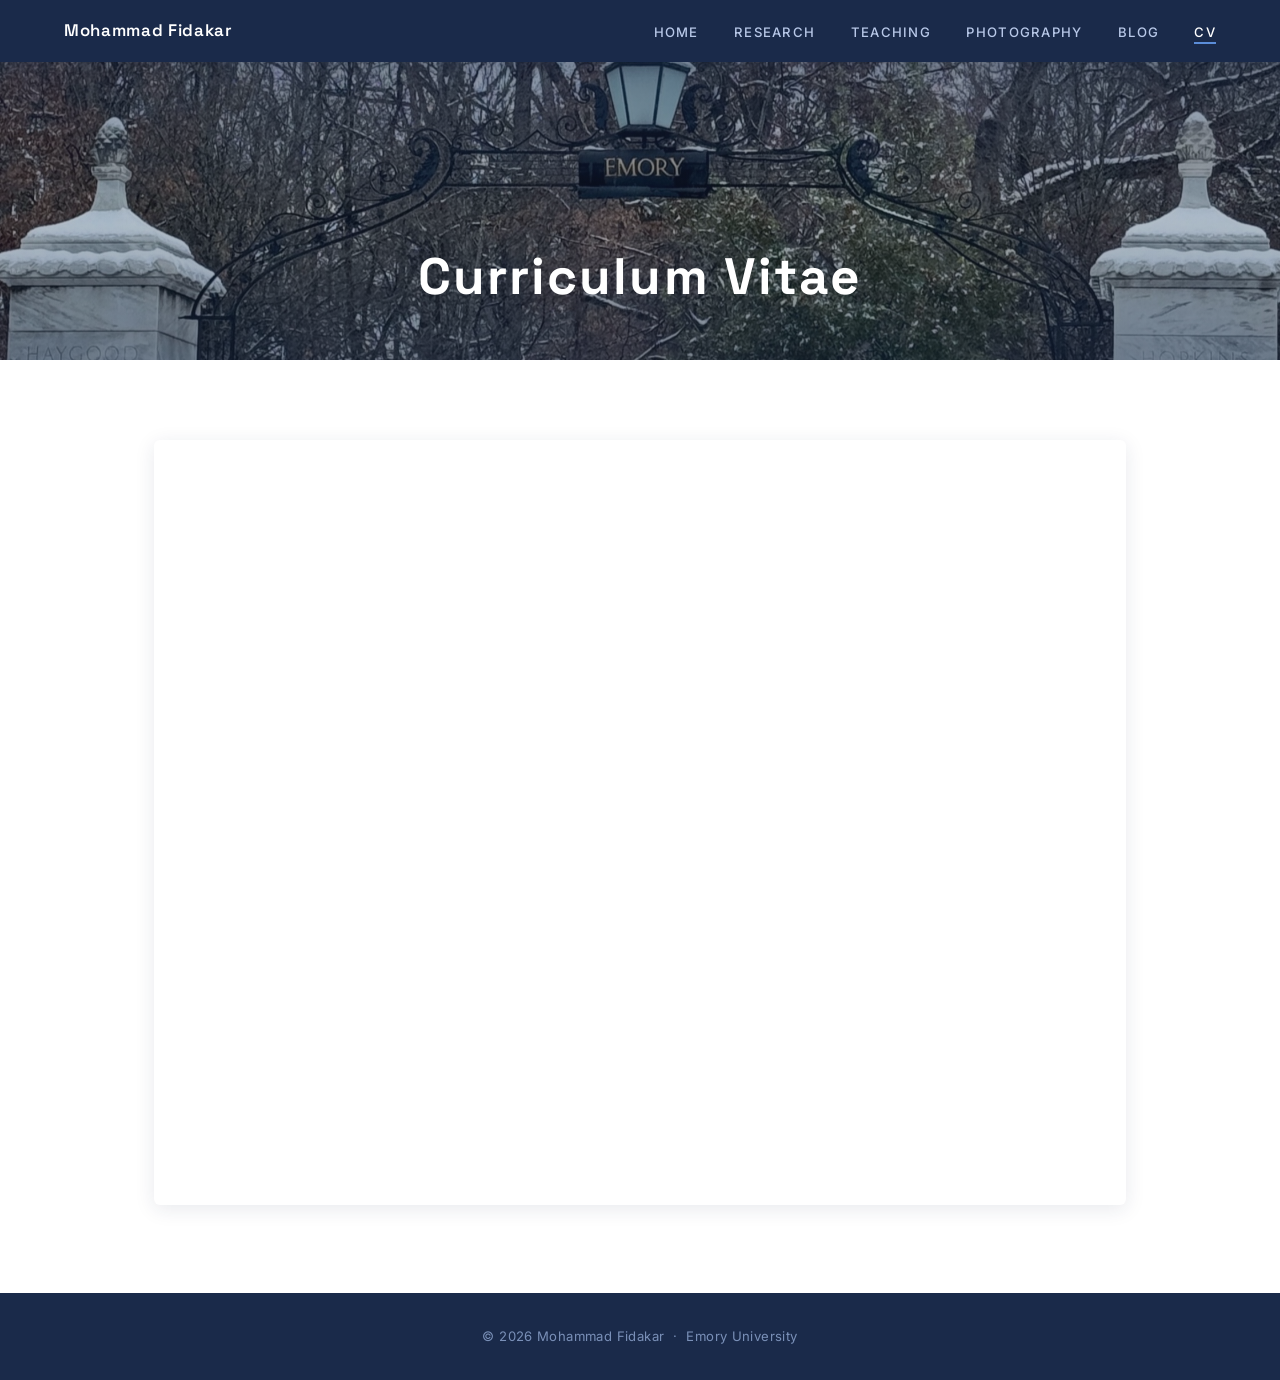
<file: cv.html>
<!DOCTYPE html>
<html lang="en">
<head>
  <meta charset="UTF-8">
  <meta name="viewport" content="width=device-width, initial-scale=1.0">
  <title>CV — Mohammad Fidakar</title>
  <link rel="stylesheet" href="css/style.css">
  <link rel="icon" type="image/svg+xml" href="favicon.svg">
  <link href="https://fonts.googleapis.com/css2?family=Space+Grotesk:wght@300;400;500;600;700&family=Inter:wght@300;400;500;600&display=swap" rel="stylesheet">
  <link rel="stylesheet" href="https://cdnjs.cloudflare.com/ajax/libs/font-awesome/6.5.0/css/all.min.css">
</head>
<body>

  <!-- NAV -->
  <nav>
    <a href="index.html" class="nav-logo">Mohammad Fidakar</a>
    <button class="nav-toggle"><i class="fas fa-bars"></i></button>
    <ul class="nav-links">
      <li><a href="index.html">Home</a></li>
      <li><a href="research.html">Research</a></li>
      <li><a href="teaching.html">Teaching</a></li>
      <li><a href="photography.html">Photography</a></li>
      <li><a href="blog.html">Blog</a></li>
      <li><a href="cv.html" class="active">CV</a></li>
    </ul>
  </nav>

  <!-- HERO -->
  <section class="hero" style="background-image: url('images/wall.jpg'); height: 40vh;">
    <div class="hero-overlay"></div>
    <div class="hero-text">
      <h1>Curriculum Vitae</h1>
    </div>
  </section>

  <!-- CV EMBED -->
  <section class="section">
    <div class="container">
      <iframe
        class="cv-embed"
        src="files/cv.pdf"
        allowfullscreen>
      </iframe>
    </div>
  </section>

  <!-- FOOTER -->
  <footer>
    <p>&copy; 2026 Mohammad Fidakar &nbsp;·&nbsp; Emory University</p>
  </footer>

  <script src="js/main.js"></script>
</body>
</html>
</file>
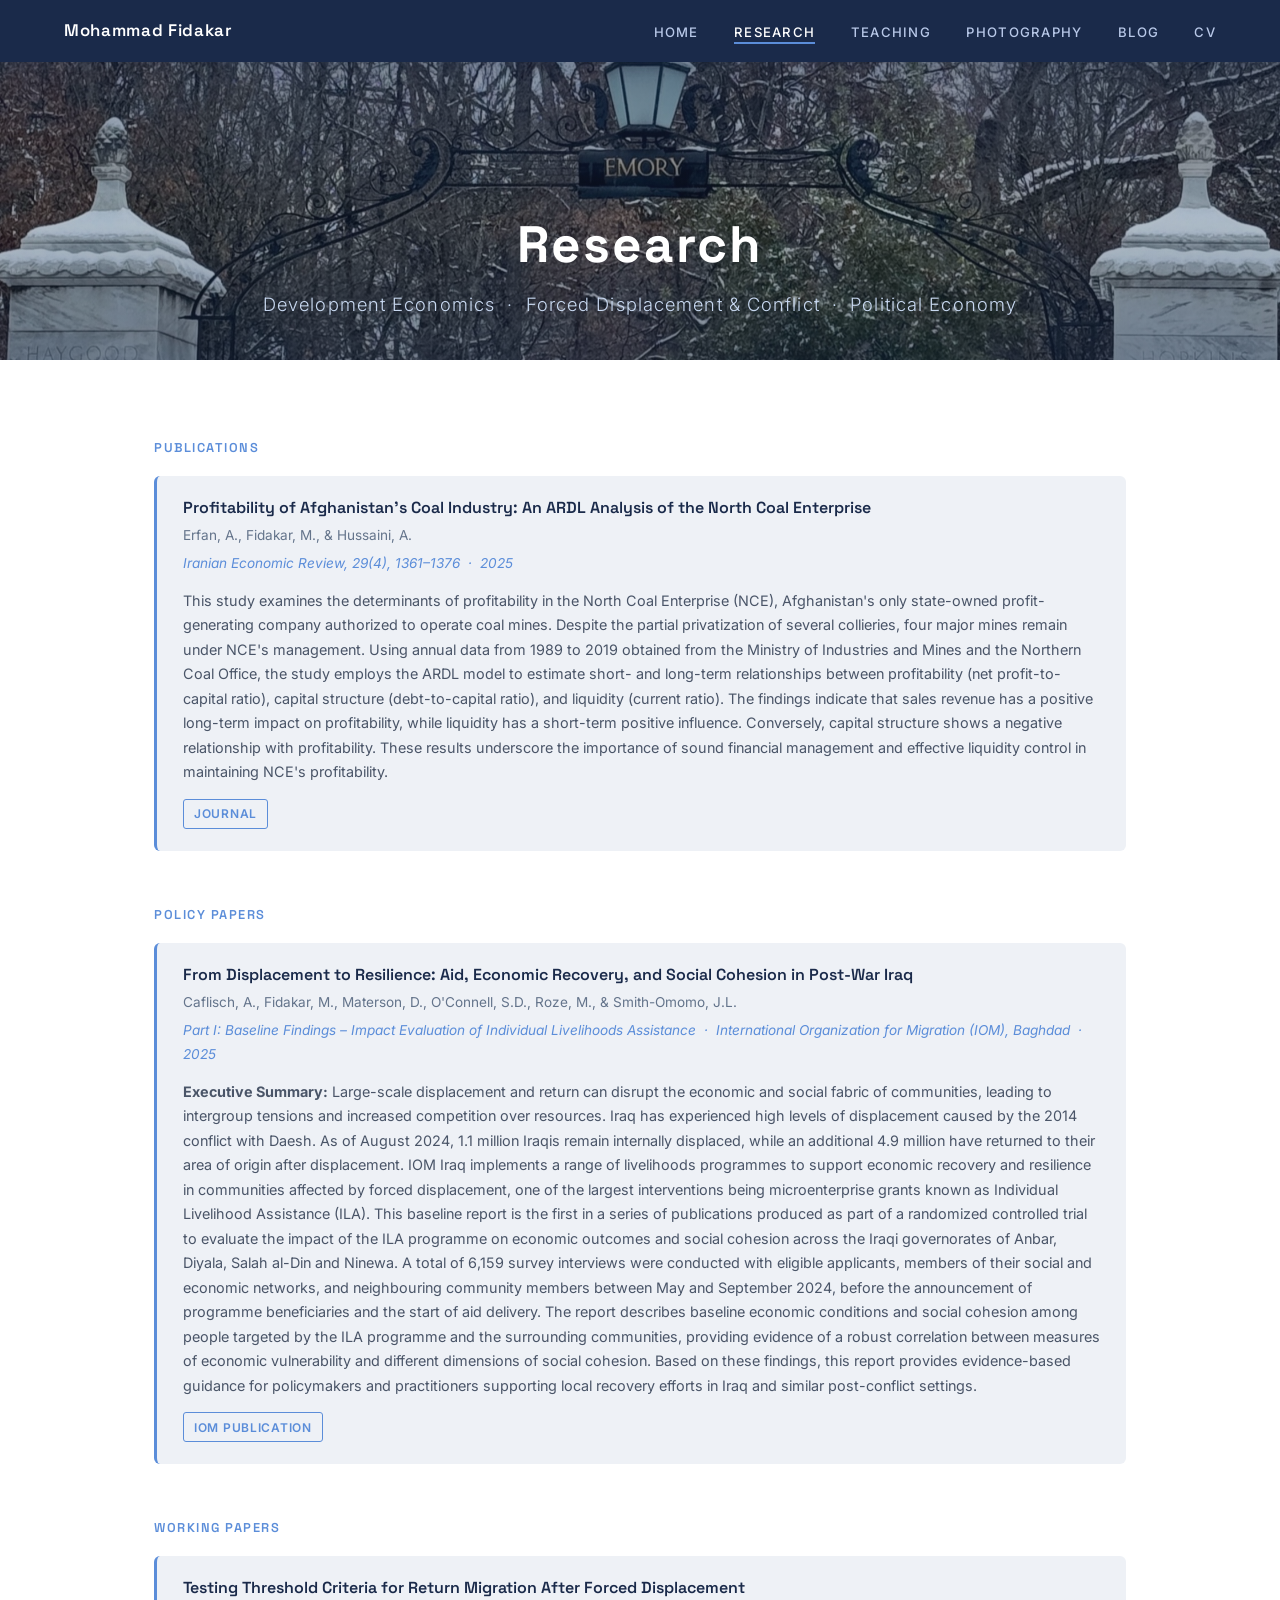
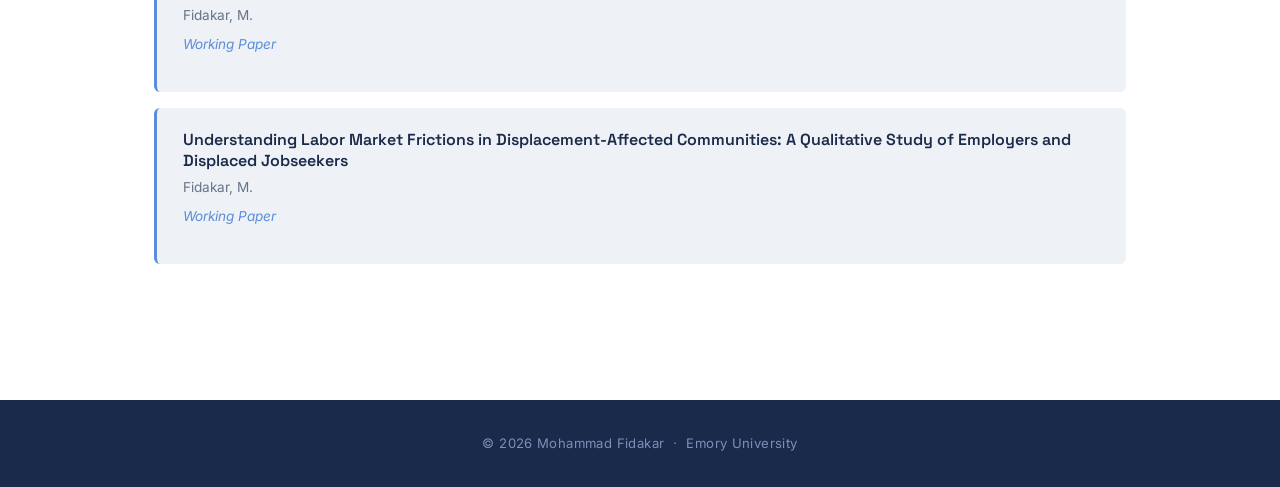
<file: research.html>
<!DOCTYPE html>
<html lang="en">
<head>
  <meta charset="UTF-8">
  <meta name="viewport" content="width=device-width, initial-scale=1.0">
  <title>Research — Mohammad Fidakar</title>
  <link rel="stylesheet" href="css/style.css">
  <link rel="icon" type="image/svg+xml" href="favicon.svg">
  <link href="https://fonts.googleapis.com/css2?family=Space+Grotesk:wght@300;400;500;600;700&family=Inter:wght@300;400;500;600&display=swap" rel="stylesheet">
  <link rel="stylesheet" href="https://cdnjs.cloudflare.com/ajax/libs/font-awesome/6.5.0/css/all.min.css">
</head>
<body>

  <!-- NAV -->
  <nav>
    <a href="index.html" class="nav-logo">Mohammad Fidakar</a>
    <button class="nav-toggle"><i class="fas fa-bars"></i></button>
    <ul class="nav-links">
      <li><a href="index.html">Home</a></li>
      <li><a href="research.html" class="active">Research</a></li>
      <li><a href="teaching.html">Teaching</a></li>
      <li><a href="photography.html">Photography</a></li>
      <li><a href="blog.html">Blog</a></li>
      <li><a href="cv.html">CV</a></li>
    </ul>
  </nav>

  <!-- HERO -->
  <section class="hero" style="background-image: url('images/wall.jpg'); height: 40vh;">
    <div class="hero-overlay"></div>
    <div class="hero-text">
      <h1>Research</h1>
      <p class="hero-sub">Development Economics &nbsp;·&nbsp; Forced Displacement &amp; Conflict &nbsp;·&nbsp; Political Economy</p>
    </div>
  </section>

  <!-- RESEARCH CONTENT -->
  <section class="section">
    <div class="container">

      <!-- PUBLICATIONS -->
      <div class="research-category">
        <h3>Publications</h3>

        <div class="paper">
          <h4>Profitability of Afghanistan's Coal Industry: An ARDL Analysis of the North Coal Enterprise</h4>
          <p class="coauthors">Erfan, A., Fidakar, M., &amp; Hussaini, A.</p>
          <p class="venue">Iranian Economic Review, 29(4), 1361–1376 &nbsp;·&nbsp; 2025</p>
          <p class="abstract">This study examines the determinants of profitability in the North Coal Enterprise (NCE), Afghanistan's only state-owned profit-generating company authorized to operate coal mines. Despite the partial privatization of several collieries, four major mines remain under NCE's management. Using annual data from 1989 to 2019 obtained from the Ministry of Industries and Mines and the Northern Coal Office, the study employs the ARDL model to estimate short- and long-term relationships between profitability (net profit-to-capital ratio), capital structure (debt-to-capital ratio), and liquidity (current ratio). The findings indicate that sales revenue has a positive long-term impact on profitability, while liquidity has a short-term positive influence. Conversely, capital structure shows a negative relationship with profitability. These results underscore the importance of sound financial management and effective liquidity control in maintaining NCE's profitability.</p>
          <div class="paper-links">
            <a href="https://ier.ut.ac.ir/article_95923.html" target="_blank">Journal</a>
          </div>
        </div>

      </div>

      <!-- POLICY PAPERS -->
      <div class="research-category">
        <h3>Policy Papers</h3>

        <div class="paper">
          <h4>From Displacement to Resilience: Aid, Economic Recovery, and Social Cohesion in Post-War Iraq</h4>
          <p class="coauthors">Caflisch, A., Fidakar, M., Materson, D., O'Connell, S.D., Roze, M., &amp; Smith-Omomo, J.L.</p>
          <p class="venue">Part I: Baseline Findings – Impact Evaluation of Individual Livelihoods Assistance &nbsp;·&nbsp; International Organization for Migration (IOM), Baghdad &nbsp;·&nbsp; 2025</p>
          <p class="abstract"><strong>Executive Summary:</strong> Large-scale displacement and return can disrupt the economic and social fabric of communities, leading to intergroup tensions and increased competition over resources. Iraq has experienced high levels of displacement caused by the 2014 conflict with Daesh. As of August 2024, 1.1 million Iraqis remain internally displaced, while an additional 4.9 million have returned to their area of origin after displacement. IOM Iraq implements a range of livelihoods programmes to support economic recovery and resilience in communities affected by forced displacement, one of the largest interventions being microenterprise grants known as Individual Livelihood Assistance (ILA). This baseline report is the first in a series of publications produced as part of a randomized controlled trial to evaluate the impact of the ILA programme on economic outcomes and social cohesion across the Iraqi governorates of Anbar, Diyala, Salah al-Din and Ninewa. A total of 6,159 survey interviews were conducted with eligible applicants, members of their social and economic networks, and neighbouring community members between May and September 2024, before the announcement of programme beneficiaries and the start of aid delivery. The report describes baseline economic conditions and social cohesion among people targeted by the ILA programme and the surrounding communities, providing evidence of a robust correlation between measures of economic vulnerability and different dimensions of social cohesion. Based on these findings, this report provides evidence-based guidance for policymakers and practitioners supporting local recovery efforts in Iraq and similar post-conflict settings.</p>
          <div class="paper-links">
            <a href="https://publications.iom.int/books/displacement-resilience-aid-economic-recovery-and-social-cohesion-post-war-iraq" target="_blank">IOM Publication</a>
          </div>
        </div>

      </div>

      <!-- WORKING PAPERS -->
      <div class="research-category">
        <h3>Working Papers</h3>

        <div class="paper">
          <h4>Testing Threshold Criteria for Return Migration After Forced Displacement</h4>
          <p class="coauthors">Fidakar, M.</p>
          <p class="venue">Working Paper</p>
          <p class="abstract"><!-- Paste abstract here --></p>
        </div>

        <div class="paper">
          <h4>Understanding Labor Market Frictions in Displacement-Affected Communities: A Qualitative Study of Employers and Displaced Jobseekers</h4>
          <p class="coauthors">Fidakar, M.</p>
          <p class="venue">Working Paper</p>
          <p class="abstract"><!-- Paste abstract here --></p>
        </div>

      </div>

    </div>
  </section>

  <!-- FOOTER -->
  <footer>
    <p>&copy; 2026 Mohammad Fidakar &nbsp;·&nbsp; Emory University</p>
  </footer>

  <script src="js/main.js"></script>
</body>
</html>
</file>
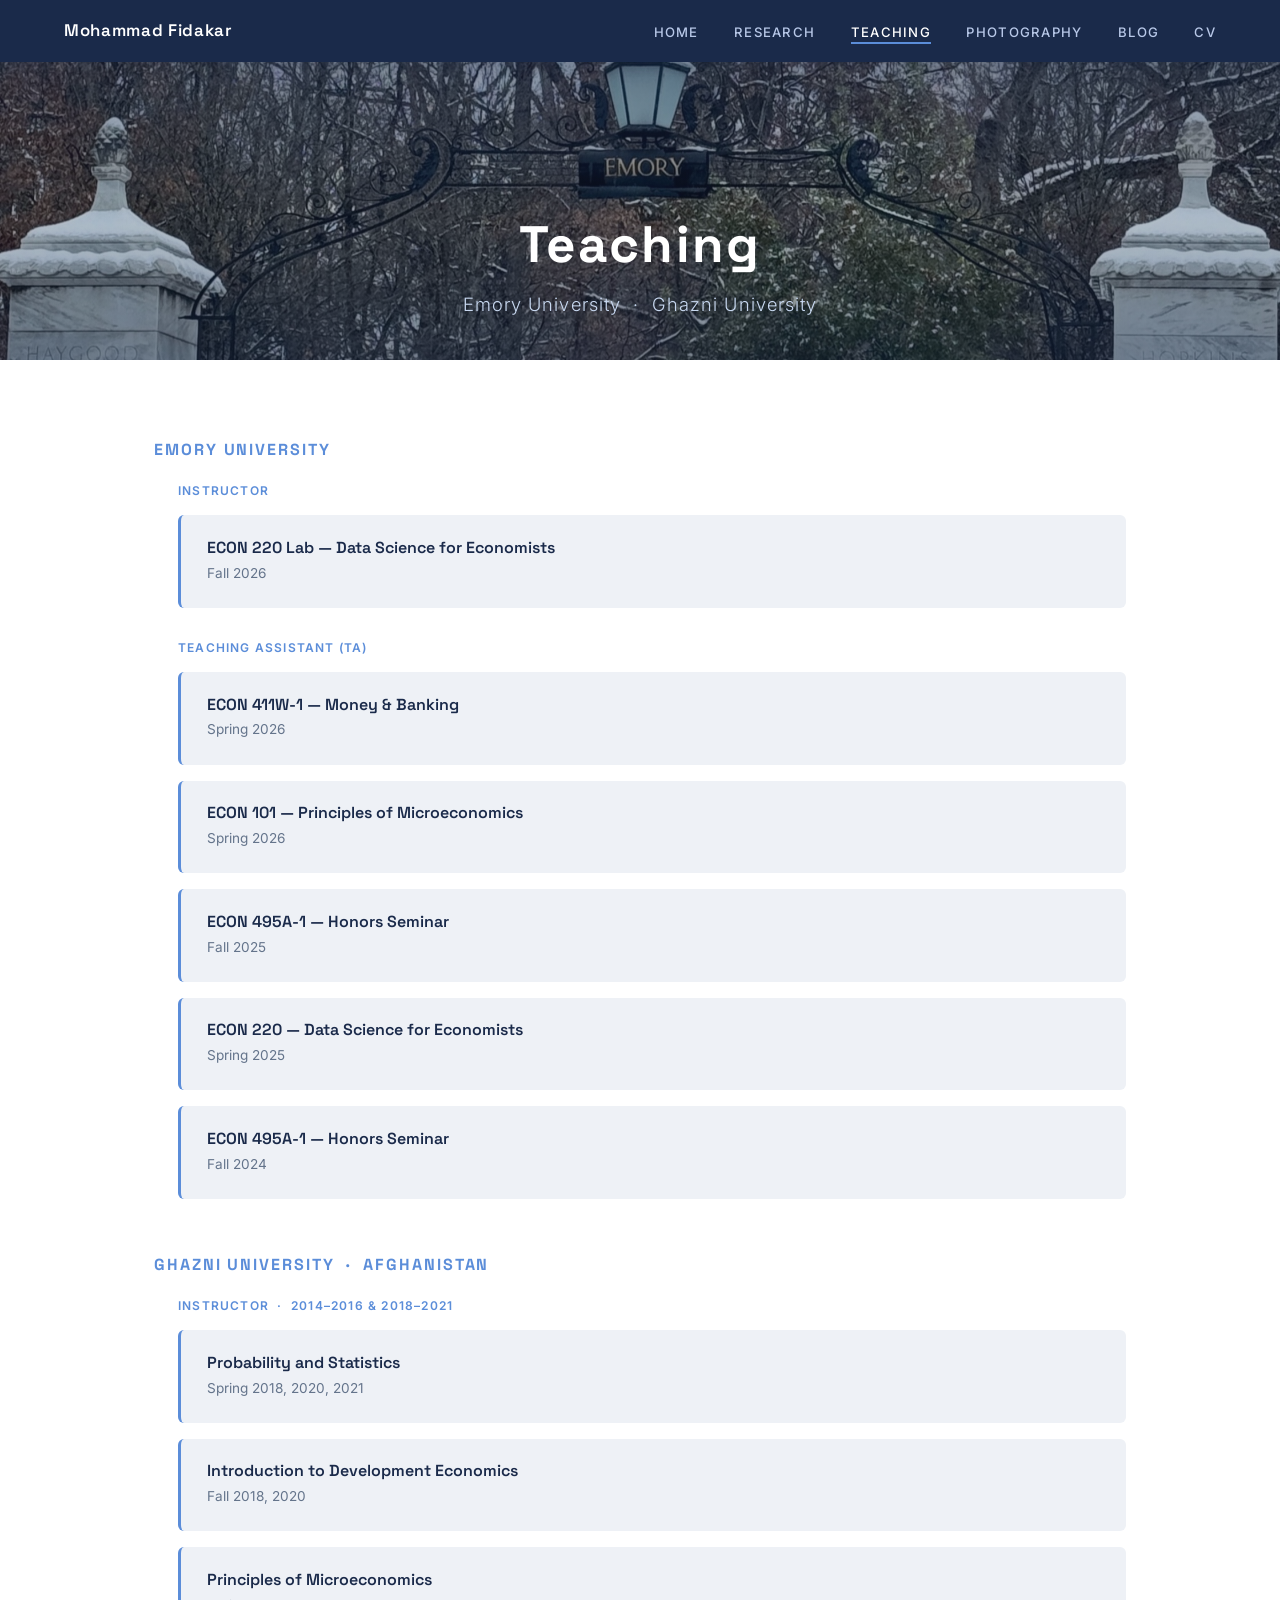
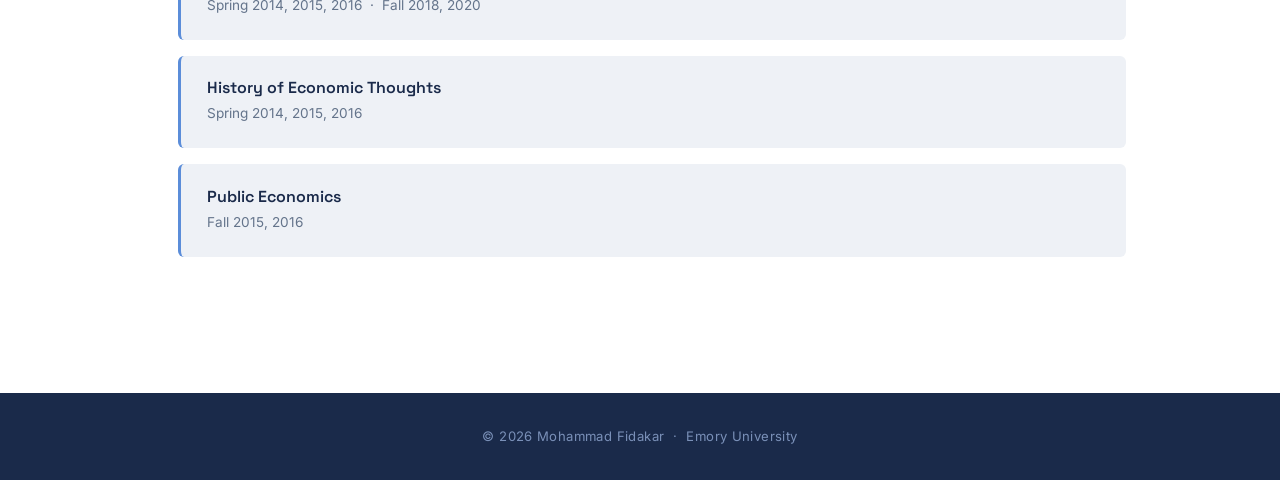
<file: teaching.html>
<!DOCTYPE html>
<html lang="en">
<head>
  <meta charset="UTF-8">
  <meta name="viewport" content="width=device-width, initial-scale=1.0">
  <title>Teaching — Mohammad Fidakar</title>
  <link rel="stylesheet" href="css/style.css">
  <link rel="icon" type="image/svg+xml" href="favicon.svg">
  <link href="https://fonts.googleapis.com/css2?family=Space+Grotesk:wght@300;400;500;600;700&family=Inter:wght@300;400;500;600&display=swap" rel="stylesheet">
  <link rel="stylesheet" href="https://cdnjs.cloudflare.com/ajax/libs/font-awesome/6.5.0/css/all.min.css">
</head>
<body>

  <!-- NAV -->
  <nav>
    <a href="index.html" class="nav-logo">Mohammad Fidakar</a>
    <button class="nav-toggle"><i class="fas fa-bars"></i></button>
    <ul class="nav-links">
      <li><a href="index.html">Home</a></li>
      <li><a href="research.html">Research</a></li>
      <li><a href="teaching.html" class="active">Teaching</a></li>
      <li><a href="photography.html">Photography</a></li>
      <li><a href="blog.html">Blog</a></li>
      <li><a href="cv.html">CV</a></li>
    </ul>
  </nav>

  <!-- HERO -->
  <section class="hero" style="background-image: url('images/wall.jpg'); height: 40vh;">
    <div class="hero-overlay"></div>
    <div class="hero-text">
      <h1>Teaching</h1>
      <p class="hero-sub">Emory University &nbsp;·&nbsp; Ghazni University</p>
    </div>
  </section>

  <!-- TEACHING CONTENT -->
  <section class="section">
    <div class="container">

      <!-- EMORY UNIVERSITY -->
      <div class="research-category">
        <h3 style="font-weight: 700; font-size: 1rem;">Emory University</h3>

        <!-- Instructor -->
        <p class="teaching-role-label">Instructor</p>

        <div class="teaching-item">
          <h4>ECON 220 Lab — Data Science for Economists</h4>
          <p class="course-meta">Fall 2026</p>
        </div>

        <!-- Teaching Assistant -->
        <p class="teaching-role-label" style="margin-top: 1.8rem;">Teaching Assistant (TA)</p>

        <div class="teaching-item">
          <h4>ECON 411W-1 — Money &amp; Banking</h4>
          <p class="course-meta">Spring 2026</p>
        </div>

        <div class="teaching-item">
          <h4>ECON 101 — Principles of Microeconomics</h4>
          <p class="course-meta">Spring 2026</p>
        </div>

        <div class="teaching-item">
          <h4>ECON 495A-1 — Honors Seminar</h4>
          <p class="course-meta">Fall 2025</p>
        </div>

        <div class="teaching-item">
          <h4>ECON 220 — Data Science for Economists</h4>
          <p class="course-meta">Spring 2025</p>
        </div>

        <div class="teaching-item">
          <h4>ECON 495A-1 — Honors Seminar</h4>
          <p class="course-meta">Fall 2024</p>
        </div>

      </div>

      <!-- GHAZNI UNIVERSITY -->
      <div class="research-category">
        <h3 style="font-weight: 700; font-size: 1rem;">Ghazni University &nbsp;·&nbsp; Afghanistan</h3>

        <p class="teaching-role-label">Instructor &nbsp;·&nbsp; 2014–2016 &amp; 2018–2021</p>

        <div class="teaching-item">
          <h4>Probability and Statistics</h4>
          <p class="course-meta">Spring 2018, 2020, 2021</p>
        </div>

        <div class="teaching-item">
          <h4>Introduction to Development Economics</h4>
          <p class="course-meta">Fall 2018, 2020</p>
        </div>

        <div class="teaching-item">
          <h4>Principles of Microeconomics</h4>
          <p class="course-meta">Spring 2014, 2015, 2016 &nbsp;·&nbsp; Fall 2018, 2020</p>
        </div>

        <div class="teaching-item">
          <h4>History of Economic Thoughts</h4>
          <p class="course-meta">Spring 2014, 2015, 2016</p>
        </div>

        <div class="teaching-item">
          <h4>Public Economics</h4>
          <p class="course-meta">Fall 2015, 2016</p>
        </div>

      </div>

    </div>
  </section>

  <!-- FOOTER -->
  <footer>
    <p>&copy; 2026 Mohammad Fidakar &nbsp;·&nbsp; Emory University</p>
  </footer>

  <script src="js/main.js"></script>
</body>
</html>
</file>
<file: css/style.css>
/* =============================================================================
   FIDAKAR.COM — Main Stylesheet
   Palette: Arctic — #eef1f6 panel / white page / #1a2a4a navy / #5b8dd9 blue
   Fonts: Space Grotesk (headings) + Inter (body)
============================================================================= */

/* A. RESET & BASE
============================================================================= */
*, *::before, *::after {
  box-sizing: border-box;
  margin: 0;
  padding: 0;
}

html {
  scroll-behavior: smooth;
}

body {
  font-family: 'Inter', sans-serif;
  font-size: 16px;
  line-height: 1.75;
  color: #2c3e50;
  background-color: #ffffff;
}

h1, h2, h3, h4, h5, h6 {
  font-family: 'Space Grotesk', sans-serif;
  font-weight: 600;
  line-height: 1.3;
  color: #1a2a4a;
}

a {
  color: #5b8dd9;
  text-decoration: none;
  transition: color 0.2s ease;
}

a:hover {
  color: #3a6fbe;
}

img {
  display: block;
  max-width: 100%;
}

/* A2. INHERITED LINK STYLES
============================================================================= */
.hero-link {
  color: inherit;
  text-decoration: none;
  border-bottom: none;
}

.hero-link:hover {
  color: inherit;
  border-bottom: none;
}

.profile-link {
  color: inherit;
  text-decoration: none;
  border-bottom: 1px solid transparent;
  transition: border-color 0.2s ease;
}

.profile-link:hover {
  color: inherit;
  border-bottom-color: currentColor;
}

/* B. LAYOUT UTILITIES
============================================================================= */
.container {
  max-width: 1100px;
  margin: 0 auto;
  padding: 0 5%;
}

.section {
  padding: 5rem 0;
}

.section-title {
  font-size: 1.4rem;
  color: #1a2a4a;
  margin-bottom: 2rem;
  padding-bottom: 0.5rem;
  border-bottom: 2px solid #5b8dd9;
  display: inline-block;
  letter-spacing: 0.03em;
}

/* C. NAVIGATION
============================================================================= */
nav {
  position: fixed;
  top: 0;
  left: 0;
  right: 0;
  z-index: 100;
  background-color: #1a2a4a;
  display: flex;
  align-items: center;
  justify-content: space-between;
  padding: 0 5%;
  height: 62px;
  box-shadow: 0 2px 12px rgba(26, 42, 74, 0.18);
}

.nav-logo {
  font-family: 'Space Grotesk', sans-serif;
  font-weight: 600;
  font-size: 1.05rem;
  color: #ffffff;
  letter-spacing: 0.04em;
}

.nav-logo:hover {
  color: #5b8dd9;
}

.nav-links {
  display: flex;
  list-style: none;
  gap: 2.2rem;
}

.nav-links a {
  color: #b8c8e8;
  font-size: 0.82rem;
  font-weight: 500;
  letter-spacing: 0.1em;
  text-transform: uppercase;
  padding-bottom: 2px;
  border-bottom: 2px solid transparent;
  transition: color 0.2s ease, border-color 0.2s ease;
}

.nav-links a:hover,
.nav-links a.active {
  color: #ffffff;
  border-bottom-color: #5b8dd9;
}

/* D. HERO / COVER
============================================================================= */
.hero {
  width: 100%;
  height: 50vh;
  min-height: 320px;
  background-image: url('../images/wall.jpg');
  background-size: cover;
  background-position: center;
  position: relative;
}

.hero-overlay {
  position: absolute;
  inset: 0;
  background: linear-gradient(
    to bottom,
    rgba(26, 42, 74, 0.60) 0%,
    rgba(26, 42, 74, 0.30) 60%,
    rgba(26, 42, 74, 0.50) 100%
  );
}

.hero-text {
  position: absolute;
  bottom: 2.5rem;
  left: 50%;
  transform: translateX(-50%);
  z-index: 1;
  text-align: center;
  color: #ffffff;
  padding: 0 2rem;
  width: 100%;
}

.hero-text h1 {
  font-size: 3.2rem;
  font-weight: 700;
  color: #ffffff;
  letter-spacing: 0.04em;
  margin-bottom: 0.6rem;
}

.hero-text .hero-sub {
  font-size: 1.15rem;
  font-weight: 300;
  color: #c8d8f0;
  letter-spacing: 0.06em;
}

/* E. PROFILE SECTION
============================================================================= */
.profile-section {
  background-color: #eef1f6;
  padding: 2rem 0;
}

.profile-section .container {
  padding-left: 2rem;
}

.profile-inner {
  display: flex;
  align-items: center;
  gap: 2rem;
}

.profile-photo {
  width: 150px;
  height: 150px;
  border-radius: 50%;
  object-fit: cover;
  border: 1.5px solid #ffffff;
  flex-shrink: 0;
  box-shadow: 0 4px 20px rgba(91, 141, 217, 0.25);
}

.profile-info h2 {
  font-size: 1.9rem;
  color: #1a2a4a;
  margin-bottom: 0.3rem;
}

.profile-info .title {
  font-size: 1rem;
  color: #1a2a4a;
  font-weight: 500;
  margin-bottom: 0.2rem;
}

.profile-info .institution {
  font-size: 0.9rem;
  color: #5b8dd9;
  margin-bottom: 1.4rem;
}

.social-icons {
  display: flex;
  gap: 0.75rem;
  flex-wrap: wrap;
}

.social-icons a {
  display: flex;
  align-items: center;
  justify-content: center;
  width: 38px;
  height: 38px;
  border-radius: 50%;
  background-color: #1a2a4a;
  color: #ffffff;
  font-size: 0.95rem;
  transition: background-color 0.2s ease, color 0.2s ease, transform 0.2s ease;
}

.social-icons a:hover {
  background-color: #5b8dd9;
  color: #ffffff;
  transform: translateY(-3px);
}

/* F. ABOUT SECTION
============================================================================= */
.about-section {
  background-color: #ffffff;
}

.about-inner {
  display: flex;
  align-items: flex-start;
  gap: 3rem;
}

.about-photo {
  width: 200px;
  flex-shrink: 0;
  border-radius: 6px;
  object-fit: cover;
  align-self: stretch;
  border: 1.5px solid #9aa5b4;
  box-shadow: 0 4px 20px rgba(91, 141, 217, 0.2);
}

.about-text p {
  font-size: 1.05rem;
  color: #2c3e50;
  line-height: 1.85;
  margin-bottom: 1rem;
}

.about-text p:last-child {
  margin-bottom: 0;
}

/* G. RESEARCH PAGE
============================================================================= */
.research-category {
  margin-bottom: 3.5rem;
}

.research-category h3 {
  font-size: 0.8rem;
  color: #5b8dd9;
  text-transform: uppercase;
  letter-spacing: 0.12em;
  margin-bottom: 1.2rem;
  font-weight: 600;
}

.paper {
  padding: 1.4rem 1.6rem;
  background-color: #eef1f6;
  border-radius: 6px;
  margin-bottom: 1rem;
  border-left: 3px solid #5b8dd9;
  transition: box-shadow 0.2s ease;
}

.paper:hover {
  box-shadow: 0 4px 16px rgba(91, 141, 217, 0.12);
}

.paper h4 {
  font-size: 1rem;
  color: #1a2a4a;
  margin-bottom: 0.3rem;
}

.paper .coauthors {
  font-size: 0.85rem;
  color: #64748b;
  margin-bottom: 0.3rem;
}

.paper .venue {
  font-size: 0.85rem;
  color: #5b8dd9;
  font-style: italic;
}

.paper .abstract {
  font-size: 0.9rem;
  color: #4a5568;
  margin-top: 0.8rem;
  line-height: 1.7;
}

.paper-links {
  display: flex;
  gap: 0.7rem;
  margin-top: 0.9rem;
  flex-wrap: wrap;
}

.paper-links a {
  font-size: 0.75rem;
  font-weight: 600;
  letter-spacing: 0.06em;
  text-transform: uppercase;
  color: #5b8dd9;
  border: 1px solid #5b8dd9;
  border-radius: 3px;
  padding: 0.2rem 0.65rem;
  transition: background-color 0.2s, color 0.2s;
}

.paper-links a:hover {
  background-color: #5b8dd9;
  color: #ffffff;
}

/* H. TEACHING PAGE
============================================================================= */
.teaching-item {
  padding: 1.4rem 1.6rem;
  background-color: #eef1f6;
  border-radius: 6px;
  margin-bottom: 1rem;
  border-left: 3px solid #5b8dd9;
  margin-left: 1.5rem;
}

.teaching-item h4 {
  font-size: 1rem;
  color: #1a2a4a;
  margin-bottom: 0.2rem;
}

.teaching-item .course-meta {
  font-size: 0.85rem;
  color: #64748b;
}

.teaching-role-label {
  font-size: 0.75rem;
  font-weight: 600;
  letter-spacing: 0.1em;
  text-transform: uppercase;
  color: #5b8dd9;
  margin-bottom: 0.9rem;
  margin-left: 1.5rem;
}

/* I. PHOTOGRAPHY PAGE
============================================================================= */
.photo-year {
  margin-bottom: 4rem;
}

.photo-year-title {
  font-size: 1.6rem;
  color: #1a2a4a;
  margin-bottom: 1.5rem;
  padding-bottom: 0.4rem;
  border-bottom: 2px solid #5b8dd9;
}

.photo-grid {
  display: grid;
  grid-template-columns: repeat(4, 1fr);
  gap: 0.5rem;
}

.photo-grid img {
  width: 100%;
  aspect-ratio: 4 / 5;
  object-fit: cover;
  border-radius: 4px;
  transition: transform 0.3s ease, box-shadow 0.3s ease;
  cursor: pointer;
}

.photo-grid img:hover {
  transform: scale(1.02);
  box-shadow: 0 8px 28px rgba(26, 42, 74, 0.18);
}

/* Lightbox */
.lightbox {
  display: none;
  position: fixed;
  inset: 0;
  background: rgba(10, 16, 30, 0.93);
  z-index: 200;
  align-items: center;
  justify-content: center;
}

.lightbox.active {
  display: flex;
}

.lightbox img {
  max-width: 90vw;
  max-height: 90vh;
  border-radius: 4px;
  box-shadow: 0 0 60px rgba(0, 0, 0, 0.5);
}

.lightbox-close {
  position: absolute;
  top: 1.5rem;
  right: 2rem;
  color: #ffffff;
  font-size: 2rem;
  cursor: pointer;
  opacity: 0.75;
  transition: opacity 0.2s;
  line-height: 1;
}

.lightbox-close:hover {
  opacity: 1;
}

/* J. BLOG PAGE
============================================================================= */
.blog-card {
  background-color: #eef1f6;
  border-left: 3px solid #5b8dd9;
  border-radius: 6px;
  padding: 2rem 2.2rem;
  margin-bottom: 2rem;
  transition: box-shadow 0.2s ease;
}

.blog-card:hover {
  box-shadow: 0 4px 20px rgba(91, 141, 217, 0.12);
}

.blog-card-inner {
  display: flex;
  gap: 1.8rem;
  align-items: flex-start;
}

.blog-thumb {
  width: 160px;
  flex-shrink: 0;
  border-radius: 4px;
  object-fit: cover;
  aspect-ratio: 4 / 3;
  border: 1px solid #d1dae8;
}

.blog-card-text {
  flex: 1;
  min-width: 0;
}

.blog-meta {
  font-size: 0.8rem;
  color: #64748b;
  letter-spacing: 0.05em;
  text-transform: uppercase;
  margin-bottom: 0.7rem;
}

.blog-title {
  font-size: 1.4rem;
  color: #1a2a4a;
  margin-bottom: 1rem;
  line-height: 1.4;
}

.blog-excerpt {
  font-size: 0.98rem;
  color: #4a5568;
  line-height: 1.8;
  margin-bottom: 0.8rem;
  max-width: 820px;
}

.blog-link {
  display: inline-flex;
  align-items: center;
  gap: 0.4rem;
  margin-top: 0.8rem;
  font-size: 0.82rem;
  font-weight: 600;
  letter-spacing: 0.07em;
  text-transform: uppercase;
  color: #5b8dd9;
  border: 1px solid #5b8dd9;
  border-radius: 3px;
  padding: 0.3rem 0.8rem;
  transition: background-color 0.2s, color 0.2s;
}

.blog-link:hover {
  background-color: #5b8dd9;
  color: #ffffff;
}

/* K. CV PAGE
============================================================================= */
.cv-embed {
  width: 100%;
  height: 85vh;
  border: none;
  border-radius: 6px;
  box-shadow: 0 4px 20px rgba(26, 42, 74, 0.1);
}

/* K. FOOTER
============================================================================= */
footer {
  background-color: #1a2a4a;
  color: #7a90b8;
  text-align: center;
  padding: 2rem 5%;
  font-size: 0.82rem;
  letter-spacing: 0.03em;
}

footer a {
  color: #8eaad9;
}

footer a:hover {
  color: #ffffff;
}

/* L. HAMBURGER BUTTON (hidden on desktop)
============================================================================= */
.nav-toggle {
  display: none;
  background: none;
  border: none;
  color: #ffffff;
  font-size: 1.4rem;
  cursor: pointer;
  padding: 0.3rem 0.5rem;
  line-height: 1;
}

/* M. RESPONSIVE — TABLET & MOBILE
============================================================================= */
@media (max-width: 768px) {

  /* Navigation */
  nav {
    flex-wrap: wrap;
    height: auto;
    padding: 0.9rem 5%;
  }

  .nav-toggle {
    display: block;
  }

  .nav-links {
    display: none;
    flex-direction: column;
    width: 100%;
    gap: 0;
    margin-top: 0.6rem;
    padding-bottom: 0.4rem;
  }

  .nav-links.open {
    display: flex;
  }

  .nav-links li {
    border-top: 1px solid rgba(255,255,255,0.08);
  }

  .nav-links a {
    display: block;
    padding: 0.65rem 0;
    font-size: 0.85rem;
  }

  /* Hero */
  .hero-text h1 {
    font-size: 2rem;
  }

  .hero-text .hero-sub {
    font-size: 0.85rem;
    letter-spacing: 0.03em;
  }

  /* Profile */
  .profile-inner {
    flex-direction: column;
    align-items: flex-start;
    gap: 1.2rem;
  }

  .profile-section .container {
    padding-left: 5%;
  }

  /* About */
  .about-inner {
    flex-direction: column;
  }

  .about-photo {
    width: 100%;
    max-width: 260px;
    height: auto;
    align-self: center;
  }

  /* Photo grid — 2 columns on tablet */
  .photo-grid {
    grid-template-columns: repeat(2, 1fr);
  }

  /* Blog card */
  .blog-card-inner {
    flex-direction: column;
  }

  .blog-thumb {
    width: 100% !important;
    aspect-ratio: 16 / 9 !important;
  }

  /* Teaching — remove indent on mobile */
  .teaching-item {
    margin-left: 0;
  }

  .teaching-role-label {
    margin-left: 0;
  }

  /* Section spacing */
  .section {
    padding: 3rem 0;
  }
}

@media (max-width: 480px) {

  /* Hero */
  .hero-text h1 {
    font-size: 1.6rem;
  }

  .hero-text .hero-sub {
    font-size: 0.75rem;
  }

  /* Photo grid — 2 columns on phones */
  .photo-grid {
    grid-template-columns: repeat(2, 1fr);
    gap: 0.25rem;
  }
}
</file>
